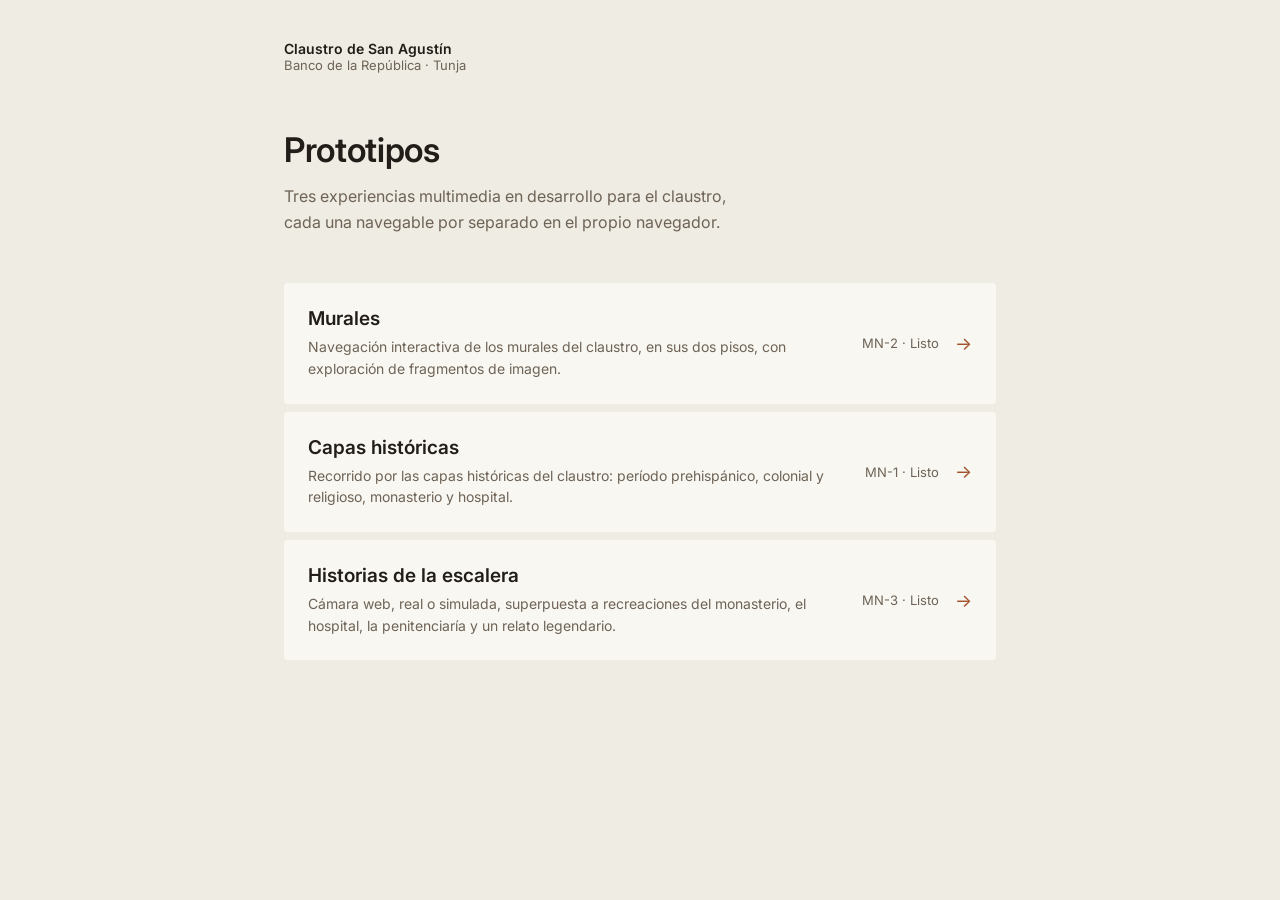
<file: index.html>
<!DOCTYPE html>
<html lang="es">
<head>
  <meta charset="UTF-8" />
  <meta name="viewport" content="width=device-width, initial-scale=1.0" />
  <link rel="preconnect" href="https://fonts.googleapis.com">
  <link href="https://fonts.googleapis.com/css2?family=Inter:wght@400;500;600&display=swap" rel="stylesheet">
  <title>Claustro de San Agustín — Prototipos</title>
  <link rel="stylesheet" href="./css/hub.css" />
</head>
<body>
  <div class="hub">
    <header class="hub__header">
      <span class="hub__org">Claustro de San Agustín</span>
      <span class="hub__org-sub">Banco de la República · Tunja</span>
    </header>

    <main class="hub__content">
      <h1 class="hub__title">Prototipos</h1>
      <p class="hub__subtitle">
        Tres experiencias multimedia en desarrollo para el claustro, cada una
        navegable por separado en el propio navegador.
      </p>

      <ul class="list">
        <li class="list__row">
          <a class="list__link" href="./murales/index.html">
            <span class="list__main">
              <span class="list__name">Murales</span>
              <span class="list__desc">Navegación interactiva de los murales del claustro, en sus dos pisos, con exploración de fragmentos de imagen.</span>
            </span>
            <span class="list__meta">
              <span class="list__tag">MN-2 · Listo</span>
              <span class="list__arrow" aria-hidden="true">→</span>
            </span>
          </a>
        </li>

        <li class="list__row">
          <a class="list__link" href="./capas-historicas/index.html">
            <span class="list__main">
              <span class="list__name">Capas históricas</span>
              <span class="list__desc">Recorrido por las capas históricas del claustro: período prehispánico, colonial y religioso, monasterio y hospital.</span>
            </span>
            <span class="list__meta">
              <span class="list__tag">MN-1 · Listo</span>
              <span class="list__arrow" aria-hidden="true">→</span>
            </span>
          </a>
        </li>

        <li class="list__row">
          <a class="list__link" href="./escalera/index.html">
            <span class="list__main">
              <span class="list__name">Historias de la escalera</span>
              <span class="list__desc">Cámara web, real o simulada, superpuesta a recreaciones del monasterio, el hospital, la penitenciaría y un relato legendario.</span>
            </span>
            <span class="list__meta">
              <span class="list__tag">MN-3 · Listo</span>
              <span class="list__arrow" aria-hidden="true">→</span>
            </span>
          </a>
        </li>
      </ul>
    </main>
  </div>
</body>
</html>
</file>
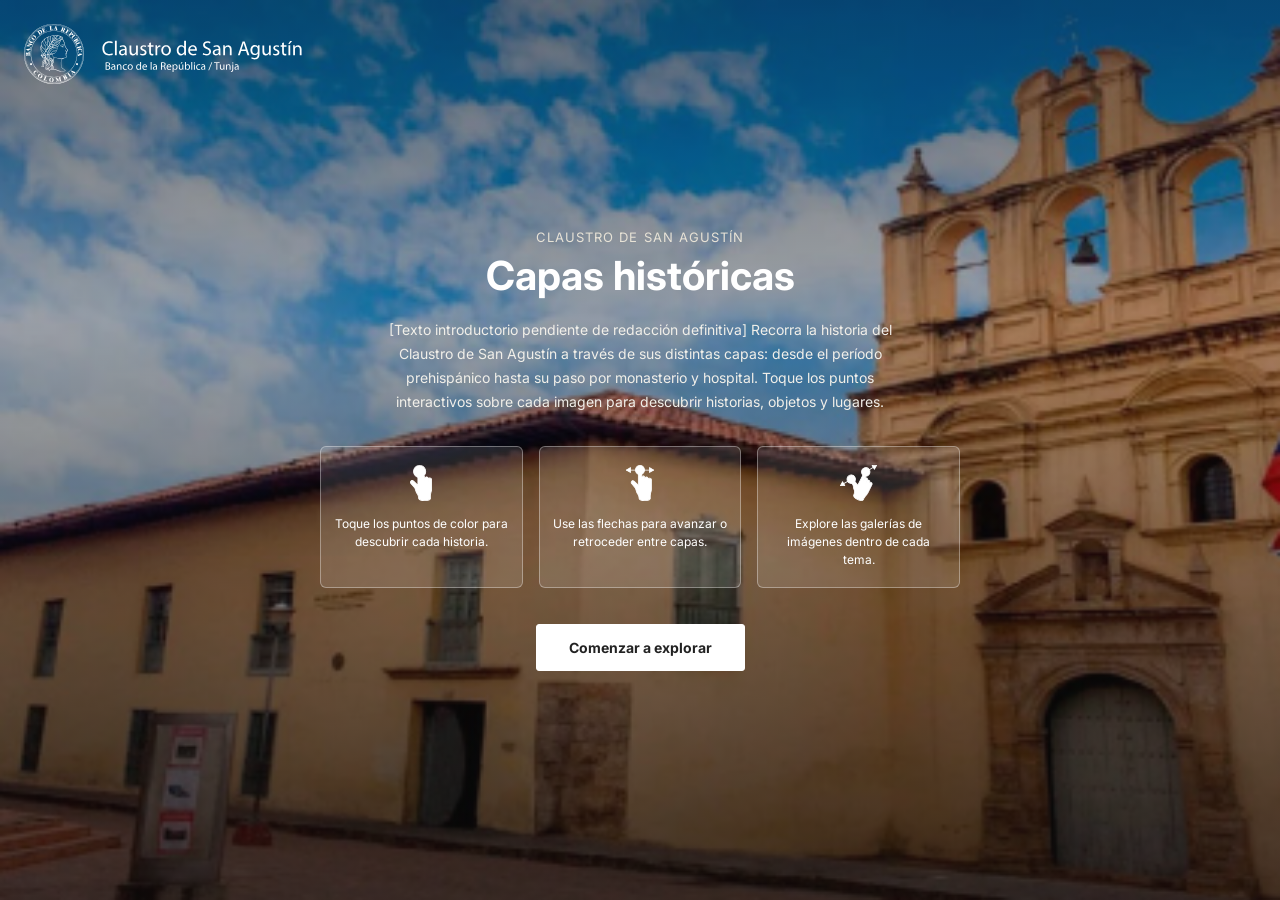
<file: capas-historicas/index.html>
<!DOCTYPE html>
<html lang="es">
<head>
  <meta charset="UTF-8" />
  <meta name="viewport" content="width=device-width, initial-scale=1.0" />
  <link rel="preconnect" href="https://fonts.googleapis.com"><link href="https://fonts.googleapis.com/css2?family=Fraunces:opsz,wght@9..144,500;9..144,600&family=Inter:wght@400;500;600&display=swap" rel="stylesheet">
  <title>Claustro de San Agustín — Capas Históricas (Prototipo)</title>
  <link rel="stylesheet" href="./css/styles.css" />
  <link rel="stylesheet" href="./css/landing.css" />
</head>
<body>
  <div class="landing">
    <!-- Fondo: fotografía real del Claustro -->
    <div class="landing__hero" aria-hidden="true"></div>
    <div class="landing__scrim" aria-hidden="true"></div>

    <!-- Identidad institucional -->
    <a class="landing__logo-link" href="../index.html" title="Volver al listado de prototipos">
      <img class="landing__logo" src="./assets/img/landing/logo.svg" alt="Banco de la República" />
    </a>

    <div class="landing__content">
      <p class="landing__eyebrow">Claustro de San Agustín</p>
      <h1 class="landing__title">Capas históricas</h1>
      <p class="landing__text">
        [Texto introductorio pendiente de redacción definitiva] Recorra la historia del
        Claustro de San Agustín a través de sus distintas capas: desde el período
        prehispánico hasta su paso por monasterio y hospital. Toque los puntos
        interactivos sobre cada imagen para descubrir historias, objetos y lugares.
      </p>

      <!-- Instrucciones de uso: basadas en los íconos de gesto de la referencia -->
      <ul class="landing__instructions">
        <li class="instruction">
          <img class="instruction__icon" src="./assets/img/landing/icon-tap.svg" alt="" />
          <p class="instruction__text">Toque los puntos de color para descubrir cada historia.</p>
        </li>
        <li class="instruction">
          <img class="instruction__icon" src="./assets/img/landing/icon-swipe.svg" alt="" />
          <p class="instruction__text">Use las flechas para avanzar o retroceder entre capas.</p>
        </li>
        <li class="instruction">
          <img class="instruction__icon" src="./assets/img/landing/icon-explore.svg" alt="" />
          <p class="instruction__text">Explore las galerías de imágenes dentro de cada tema.</p>
        </li>
      </ul>

      <a class="btn btn--cta" href="./capas.html">Comenzar a explorar</a>
    </div>
  </div>
</body>
</html>
</file>
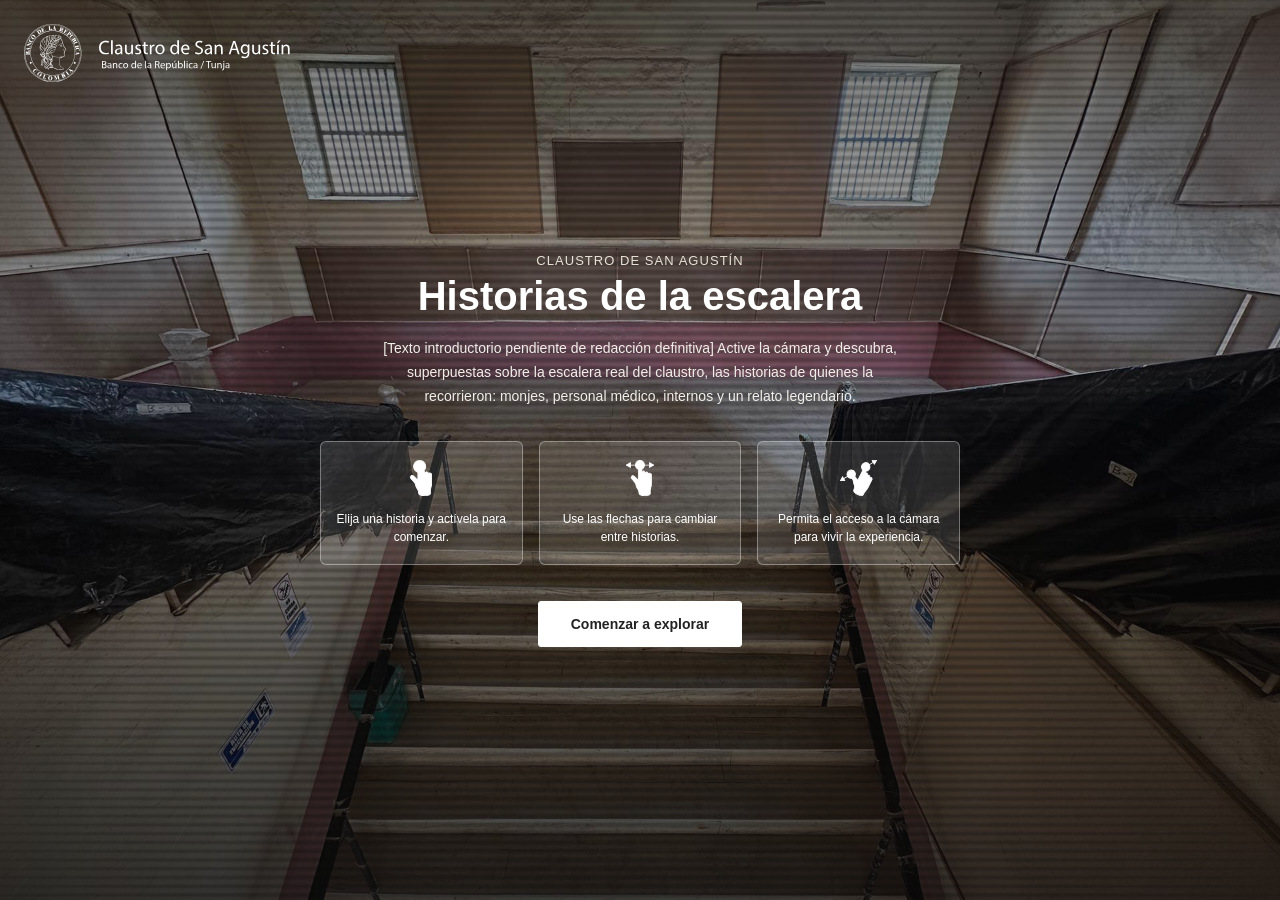
<file: escalera/index.html>
<!DOCTYPE html>
<html lang="es">
<head>
  <meta charset="UTF-8" />
  <meta name="viewport" content="width=device-width, initial-scale=1.0" />
  <link rel="preconnect" href="https://fonts.googleapis.com"><link href="https://fonts.googleapis.com/css2?family=Fraunces:opsz,wght@9..144,500;9..144,600&family=Inter:wght@400;500;600&display=swap" rel="stylesheet">
  <title>Claustro de San Agustín — Historias de la escalera (Prototipo)</title>
  <link rel="stylesheet" href="./css/landing.css" />
</head>
<body>
  <div class="landing">
    <!-- Fondo: fotografía real de la escalera del Claustro -->
    <div class="landing__hero" aria-hidden="true"></div>
    <div class="landing__scrim" aria-hidden="true"></div>

    <!-- Identidad institucional -->
    <a class="landing__logo-link" href="../index.html" title="Volver al listado de prototipos">
      <img class="landing__logo" src="./assets/img/logo.svg" alt="Banco de la República" />
    </a>

    <div class="landing__content">
      <p class="landing__eyebrow">Claustro de San Agustín</p>
      <h1 class="landing__title">Historias de la escalera</h1>
      <p class="landing__text">
        [Texto introductorio pendiente de redacción definitiva] Active la cámara y
        descubra, superpuestas sobre la escalera real del claustro, las historias de
        quienes la recorrieron: monjes, personal médico, internos y un relato legendario.
      </p>

      <!-- Instrucciones de uso -->
      <ul class="landing__instructions">
        <li class="instruction">
          <img class="instruction__icon" src="./assets/img/icon-tap.svg" alt="" />
          <p class="instruction__text">Elija una historia y actívela para comenzar.</p>
        </li>
        <li class="instruction">
          <img class="instruction__icon" src="./assets/img/icon-swipe.svg" alt="" />
          <p class="instruction__text">Use las flechas para cambiar entre historias.</p>
        </li>
        <li class="instruction">
          <img class="instruction__icon" src="./assets/img/icon-explore.svg" alt="" />
          <p class="instruction__text">Permita el acceso a la cámara para vivir la experiencia.</p>
        </li>
      </ul>

      <a class="btn btn--cta" href="./experiencia.html">Comenzar a explorar</a>
    </div>
  </div>
</body>
</html>
</file>
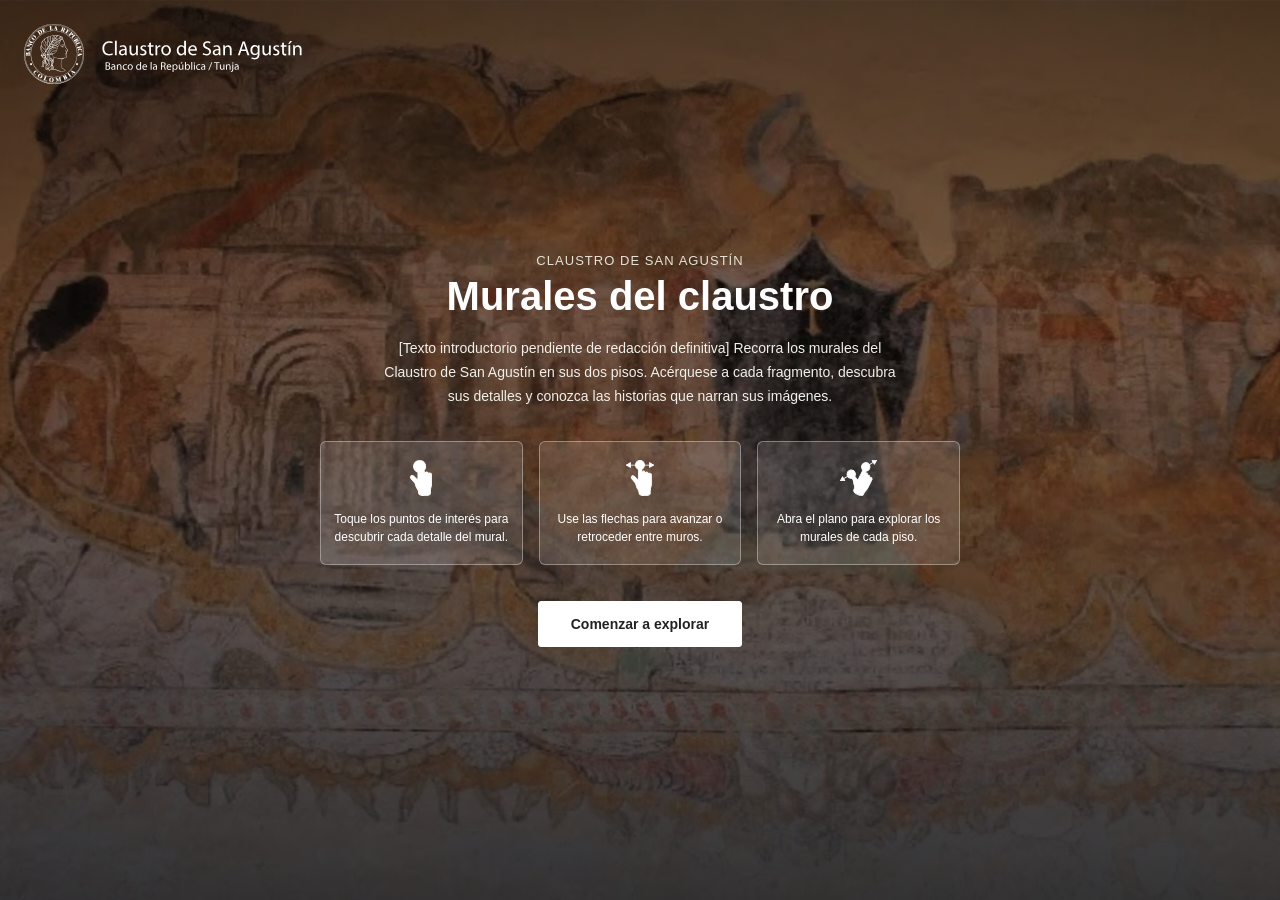
<file: murales/index.html>
<!DOCTYPE html>
<html lang="es">
<head>
  <meta charset="UTF-8" />
  <meta name="viewport" content="width=device-width, initial-scale=1.0" />
  <link rel="preconnect" href="https://fonts.googleapis.com"><link href="https://fonts.googleapis.com/css2?family=Fraunces:opsz,wght@9..144,500;9..144,600&family=Inter:wght@400;500;600&display=swap" rel="stylesheet">
  <title>Claustro de San Agustín — Murales del claustro (Prototipo)</title>
  <link rel="stylesheet" href="./css/landing.css" />
</head>
<body>
  <div class="landing">
    <!-- Fondo: mural completo del Claustro -->
    <div class="landing__hero" aria-hidden="true"></div>
    <div class="landing__scrim" aria-hidden="true"></div>

    <!-- Identidad institucional -->
    <a class="landing__logo-link" href="../index.html" title="Volver al listado de prototipos">
      <img class="landing__logo" src="./assets/img/landing/logo.svg" alt="Banco de la República" />
    </a>

    <div class="landing__content">
      <p class="landing__eyebrow">Claustro de San Agustín</p>
      <h1 class="landing__title">Murales del claustro</h1>
      <p class="landing__text">
        [Texto introductorio pendiente de redacción definitiva] Recorra los murales
        del Claustro de San Agustín en sus dos pisos. Acérquese a cada fragmento,
        descubra sus detalles y conozca las historias que narran sus imágenes.
      </p>

      <!-- Instrucciones de uso -->
      <ul class="landing__instructions">
        <li class="instruction">
          <img class="instruction__icon" src="./assets/img/landing/icon-tap.svg" alt="" />
          <p class="instruction__text">Toque los puntos de interés para descubrir cada detalle del mural.</p>
        </li>
        <li class="instruction">
          <img class="instruction__icon" src="./assets/img/landing/icon-swipe.svg" alt="" />
          <p class="instruction__text">Use las flechas para avanzar o retroceder entre muros.</p>
        </li>
        <li class="instruction">
          <img class="instruction__icon" src="./assets/img/landing/icon-explore.svg" alt="" />
          <p class="instruction__text">Abra el plano para explorar los murales de cada piso.</p>
        </li>
      </ul>

      <a class="btn btn--cta" href="./murales.html">Comenzar a explorar</a>
    </div>
  </div>
</body>
</html>
</file>
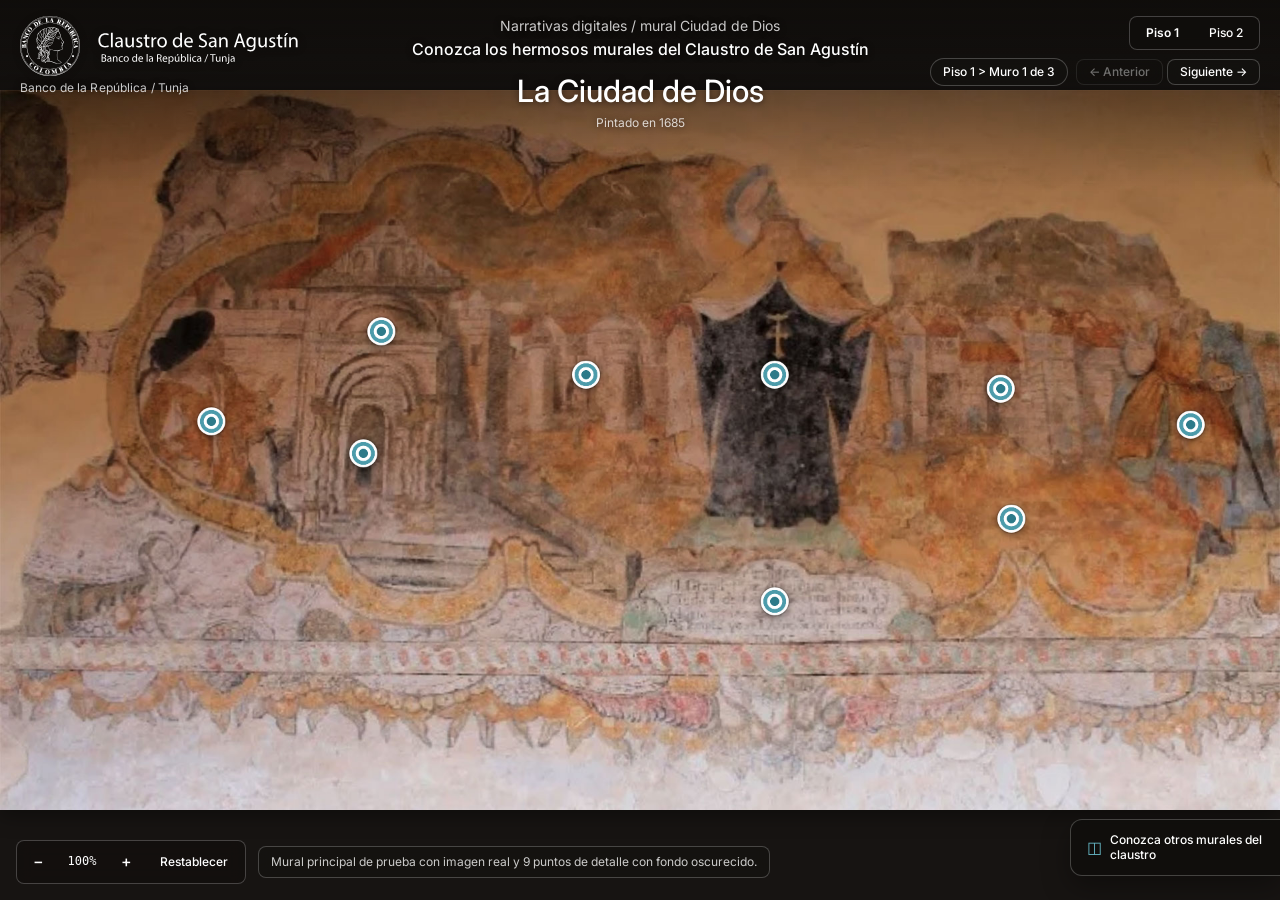
<file: murales/murales.html>
<!DOCTYPE html>
<html lang="es">
<head>
  <meta charset="UTF-8" />
  <meta name="viewport" content="width=device-width, initial-scale=1.0" />
  <link rel="preconnect" href="https://fonts.googleapis.com"><link href="https://fonts.googleapis.com/css2?family=Fraunces:opsz,wght@9..144,500;9..144,600&family=Inter:wght@400;500;600&display=swap" rel="stylesheet">
  <title>Claustro de San Agustín — Visor Interactivo de Murales</title>
  <link rel="stylesheet" href="./css/variables.css" />
  <link rel="stylesheet" href="./css/base.css" />
  <link rel="stylesheet" href="./css/navigation.css" />
  <link rel="stylesheet" href="./css/viewer.css" />
</head>
<body>
  <div class="app-shell" id="app-shell">
    <!-- Lienzo principal a pantalla completa -->
    <main class="viewer-shell" id="viewer-shell">
      <section
        class="viewer-viewport"
        id="viewer-viewport"
        tabindex="0"
        aria-label="Visor interactivo del mural"
      >
        <!-- Escenario transformable (pan + zoom) -->
        <div class="viewer-stage" id="viewer-stage">
          <div class="mural-canvas" id="mural-canvas">
            <div class="mural-fragments" id="mural-fragments">
              <!-- Fragmentos unidos sin espacios -->
            </div>

            <!-- Capa de oscurecimiento / detalle spotlight (Fase 3) -->
            <div class="mural-spotlight" id="mural-spotlight" aria-hidden="true"></div>

            <!-- Capa de puntos interactivos en porcentajes (Fase 3) -->
            <div
              class="mural-hotspots"
              id="mural-hotspots"
              aria-label="Puntos de interés del mural"
            ></div>
          </div>
        </div>
      </section>

      <!-- Gradiente superior sutil para legibilidad de la cabecera sobre el mural -->
      <div class="viewer-top-scrim" aria-hidden="true"></div>

      <!-- Cabecera flotante inspirada en la captura de referencia -->
      <header class="app-header" aria-label="Información y navegación del claustro">
        <!-- Identidad institucional (arriba izquierda) -->
        <div class="brand">
          <a href="./index.html" title="Volver al inicio de Murales">
            <img
              src="./assets/img/logo-claustro.svg"
              alt="Claustro de San Agustín"
              class="brand__logo"
              width="156"
              height="34"
            />
          </a>
          <span class="brand__institution">Banco de la República / Tunja</span>
        </div>

        <!-- Títulos editoriales centrados (arriba centro) -->
        <div class="mural-heading">
          <p class="mural-heading__eyebrow" id="mural-eyebrow">
            Narrativas digitales / mural
          </p>
          <p class="mural-heading__subtitle">
            Conozca los hermosos murales del Claustro de San Agustín
          </p>
          <h1 class="mural-heading__title" id="mural-title">Cargando mural…</h1>
          <p class="mural-heading__date" id="mural-date" hidden></p>
        </div>

        <!-- Controles compactos de piso y recorrido (arriba derecha) -->
        <div class="header-controls">
          <div
            class="floor-switcher"
            id="floor-switcher"
            role="group"
            aria-label="Seleccionar piso"
          >
            <!-- Botones Piso 1 / Piso 2 -->
          </div>

          <div class="quick-nav-bar">
            <span class="location-indicator" id="location-indicator" aria-live="polite">
              Piso 1 &gt; Muro 1 de 3
            </span>
            <nav class="quick-nav" aria-label="Navegación secuencial de muros">
              <button
                type="button"
                class="btn btn--glass btn--sm"
                id="btn-prev-mural"
                aria-label="Muro anterior"
                title="Muro anterior"
              >
                ← Anterior
              </button>
              <button
                type="button"
                class="btn btn--glass btn--sm"
                id="btn-next-mural"
                aria-label="Muro siguiente"
                title="Muro siguiente"
              >
                Siguiente →
              </button>
            </nav>
          </div>
        </div>
      </header>

      <!-- Insignia de modo desarrollo (tecla D o ?dev=1) -->
      <div class="dev-badge" id="dev-badge" hidden role="status" aria-live="polite">
        Modo Dev · Haz clic en el mural para registrar coordenadas (x%, y%) en consola
      </div>

      <!-- Controles de zoom y ayuda de teclado (abajo izquierda) -->
      <div class="viewer-hud-bottom">
        <div
          class="viewer-controls"
          id="viewer-controls"
          role="toolbar"
          aria-label="Controles de visualización"
        >
          <button
            type="button"
            class="btn btn--glass btn--icon"
            id="btn-zoom-out"
            aria-label="Alejar"
            title="Alejar (−)"
          >
            −
          </button>
          <span class="viewer-controls__zoom-readout" id="zoom-readout" aria-live="polite">
            100%
          </span>
          <button
            type="button"
            class="btn btn--glass btn--icon"
            id="btn-zoom-in"
            aria-label="Acercar"
            title="Acercar (+)"
          >
            +
          </button>
          <button
            type="button"
            class="btn btn--glass btn--sm"
            id="btn-zoom-reset"
            title="Restablecer vista (0)"
          >
            Restablecer
          </button>
        </div>

        <p class="viewer-hint" id="mural-summary"></p>
      </div>

      <!-- Pestaña lateral derecha para abrir el plano interactivo -->
      <button
        type="button"
        class="plan-edge-trigger"
        id="btn-toggle-plan"
        aria-expanded="false"
        aria-controls="plan-drawer"
      >
        <span class="plan-edge-trigger__icon" aria-hidden="true">◫</span>
        <span class="plan-edge-trigger__label">Conozca otros murales del claustro</span>
      </button>

      <!-- Fondo semitransparente al abrir el panel del plano -->
      <div class="plan-backdrop" id="plan-backdrop" hidden aria-hidden="true"></div>

      <!-- Panel desplegable lateral del plano esquemático interactivo -->
      <section
        class="plan-drawer"
        id="plan-drawer"
        aria-label="Conozca otros murales del claustro"
        hidden
      >
        <div class="plan-drawer__header">
          <div class="plan-drawer__titles">
            <h2 class="plan-drawer__title">Conozca otros murales del claustro</h2>
            <p class="plan-drawer__subtitle" id="plan-drawer-subtitle">
              Seleccione un punto sobre el plano para explorar cada muro.
            </p>
          </div>
          <button
            type="button"
            class="btn btn--surface btn--icon"
            id="btn-close-plan"
            aria-label="Cerrar panel de planos"
            title="Cerrar (Escape)"
          >
            ✕
          </button>
        </div>

        <!-- Alternador interno entre Piso 1 y Piso 2 sin cerrar el panel -->
        <div class="plan-drawer__floor-bar">
          <div
            class="plan-floor-toggle"
            id="plan-floor-toggle"
            role="group"
            aria-label="Alternar plano entre Piso 1 y Piso 2"
          >
            <button
              type="button"
              class="btn btn--surface btn--sm"
              id="btn-plan-prev-floor"
              aria-label="Ver plano del piso anterior"
              title="Piso anterior"
            >
              ←
            </button>
            <div class="plan-floor-toggle__pills" id="plan-floor-pills">
              <!-- Botones Piso 1 / Piso 2 -->
            </div>
            <button
              type="button"
              class="btn btn--surface btn--sm"
              id="btn-plan-next-floor"
              aria-label="Ver plano del piso siguiente"
              title="Piso siguiente"
            >
              →
            </button>
          </div>
          <span class="plan-drawer__floor-desc" id="plan-floor-desc"></span>
        </div>

        <div class="plan-drawer__body">
          <div class="plan-stage" id="plan-stage">
            <!-- Plano real o SVG fallback + pines interactivos en (x%, y%) -->
          </div>

          <div class="plan-legend-wrap">
            <h3 class="plan-legend__heading" id="plan-legend-heading">Murales en este piso</h3>
            <ul class="plan-legend" id="plan-legend" aria-label="Lista de murales del piso">
              <!-- Lista sincronizada con los pines del plano -->
            </ul>
          </div>
        </div>
      </section>

      <!-- Panel informativo de hotspot / narrativa (Fase 3) -->
      <aside
        class="narrative-panel"
        id="narrative-panel"
        aria-label="Detalle del punto de interés"
        hidden
      >
        <div class="narrative-panel__header">
          <div>
            <p class="narrative-panel__eyebrow" id="narrative-subtitle"></p>
            <h2 class="narrative-panel__title" id="narrative-title"></h2>
          </div>
          <button
            type="button"
            class="btn btn--glass btn--icon"
            id="btn-close-narrative"
            aria-label="Cerrar detalle y volver a la vista general"
            title="Cerrar y volver a vista general (Escape)"
          >
            ✕
          </button>
        </div>
        <div class="narrative-panel__body" id="narrative-body"></div>
        <div class="narrative-panel__footer" id="narrative-footer">
          <span class="narrative-panel__counter" id="narrative-counter"></span>
          <div class="narrative-panel__nav">
            <button
              type="button"
              class="btn btn--glass btn--sm"
              id="btn-prev-hotspot"
              aria-label="Punto anterior"
            >
              ← Anterior
            </button>
            <button
              type="button"
              class="btn btn--glass btn--sm"
              id="btn-next-hotspot"
              aria-label="Siguiente punto"
            >
              Siguiente →
            </button>
          </div>
        </div>
      </aside>
    </main>
  </div>

  <script type="module" src="./js/app.js"></script>
</body>
</html>
</file>
<file: css/hub.css>
/* Hub — punto de acceso a los prototipos del Claustro San Agustín.
   Paleta tomada del propio claustro: piedra clara, tinta cálida, teja de barro. */

:root {
  --paper: #eeece3;
  --surface: #f8f7f2;
  --ink: #221d18;
  --muted: #6e6356;
  --line: #e1d9c8;
  --accent: #a3512b;
}

* {
  box-sizing: border-box;
}

html,
body {
  margin: 0;
  padding: 0;
  min-height: 100%;
}

body {
  font-family: Inter, Arial, sans-serif;
  color: var(--ink);
  background: var(--paper);
}

a {
  color: inherit;
}

.hub {
  max-width: 760px;
  margin: 0 auto;
  padding: 0 24px;
}

.hub__header {
  display: flex;
  flex-direction: column;
  padding: 40px 0 0;
}

.hub__org {
  font-size: 14px;
  font-weight: 600;
}

.hub__org-sub {
  font-size: 13px;
  color: var(--muted);
}

.hub__content {
  padding: 56px 0 96px;
}

.hub__title {
  margin: 0 0 14px;
  font-size: 34px;
  font-weight: 600;
  letter-spacing: -0.01em;
}

.hub__subtitle {
  margin: 0 0 48px;
  max-width: 48ch;
  font-size: 16px;
  line-height: 1.6;
  color: var(--muted);
}

.list {
  list-style: none;
  margin: 0;
  padding: 0;
  display: flex;
  flex-direction: column;
  gap: 8px;
}

.list__link {
  display: flex;
  align-items: center;
  justify-content: space-between;
  gap: 24px;
  padding: 24px;
  text-decoration: none;
  color: inherit;
  background: var(--surface);
  border-radius: 4px;
}

.list__link:hover,
.list__link:focus-visible {
  background: #fff;
}

.list__link:focus-visible {
  outline: 2px solid var(--accent);
  outline-offset: -2px;
}

.list__main {
  display: flex;
  flex-direction: column;
  gap: 6px;
  min-width: 0;
}

.list__name {
  font-size: 19px;
  font-weight: 600;
}

.list__desc {
  font-size: 14px;
  line-height: 1.55;
  color: var(--muted);
}

.list__meta {
  display: flex;
  align-items: center;
  gap: 16px;
  flex: 0 0 auto;
}

.list__tag {
  font-size: 13px;
  color: var(--muted);
  white-space: nowrap;
}

.list__arrow {
  font-size: 18px;
  color: var(--accent);
  transition: transform 150ms ease;
}

.list__link:hover .list__arrow,
.list__link:focus-visible .list__arrow {
  transform: translateX(3px);
}

@media (max-width: 640px) {
  .hub__title {
    font-size: 28px;
  }

  .list__link {
    flex-direction: column;
    align-items: flex-start;
    gap: 14px;
  }

  .list__meta {
    width: 100%;
    justify-content: space-between;
  }
}
</file>
<file: capas-historicas/css/styles.css>
/* Prototipo funcional — Capas históricas del Claustro San Agustín.
   Estilo deliberadamente simple (wireframe): sin diseño visual definitivo.
   Preparado para que el diseño final reemplace colores, tipografía y componentes. */

:root {
  --color-bg: #f4f3ef;
  --color-surface: #ffffff;
  --color-border: #c9c5bd;
  --color-text: #222222;
  --color-text-muted: #666666;
  --color-accent: #8a6d3b;
  --color-placeholder: #e4e1da;

  --dot-red: #d64545;
  --dot-aqua: #3bb6b0;
  --dot-orange: #e08a2b;
  --dot-yellow: #e0c92b;
  --dot-magenta: #c2459b;
  --dot-violet: #8a4fd6;
  --dot-green: #4fae5a;
  --dot-teal: #2b8e9e;

  --panel-width: 420px;
  --header-height: 72px;
  --footer-height: 56px;
}

* {
  box-sizing: border-box;
}

/* Garantiza que [hidden] siempre oculte, incluso sobre reglas con display
   explícito que de otro modo empatarían en especificidad. */
[hidden] {
  display: none !important;
}

html,
body {
  margin: 0;
  padding: 0;
  height: 100%;
  background: var(--color-bg);
  color: var(--color-text);
  font-family: Arial, Helvetica, sans-serif;
}

#app {
  position: relative;
  width: 100%;
  height: 100vh;
  min-height: 560px;
  overflow: hidden;
  display: flex;
  flex-direction: column;
}

/* ---------- Header ---------- */

.app-header {
  height: var(--header-height);
  flex: 0 0 auto;
  display: flex;
  align-items: center;
  justify-content: space-between;
  padding: 0 20px;
  background: var(--color-surface);
  border-bottom: 1px solid var(--color-border);
  z-index: 20;
}

.app-header__title {
  font-size: 16px;
  font-weight: bold;
  letter-spacing: 0.02em;
}

.app-header__home {
  color: inherit;
  text-decoration: none;
}

.app-header__home:hover {
  text-decoration: underline;
}

.app-header__subtitle {
  display: block;
  font-size: 11px;
  font-weight: normal;
  color: var(--color-text-muted);
}

.layer-indicator {
  display: flex;
  align-items: center;
  gap: 14px;
}

.layer-indicator__label {
  min-width: 190px;
  text-align: center;
  font-size: 13px;
  line-height: 1.3;
}

.layer-indicator__name {
  display: block;
  font-weight: bold;
}

.layer-indicator__period {
  display: block;
  color: var(--color-text-muted);
  font-size: 11px;
}

/* ---------- Botones genéricos (estilo wireframe) ---------- */

.btn {
  font-family: inherit;
  font-size: 13px;
  padding: 8px 14px;
  background: var(--color-surface);
  border: 1px solid var(--color-border);
  border-radius: 3px;
  cursor: pointer;
  color: var(--color-text);
}

.btn:hover {
  background: #eeece6;
}

.btn:disabled {
  opacity: 0.35;
  cursor: default;
}

.btn--icon {
  width: 36px;
  height: 36px;
  padding: 0;
  display: inline-flex;
  align-items: center;
  justify-content: center;
  font-size: 16px;
  border-radius: 50%;
}

/* ---------- Visor principal ---------- */

.viewer {
  position: relative;
  flex: 1 1 auto;
  overflow: hidden;
  background: #111;
}

.viewer__stage {
  position: absolute;
  inset: 0;
  display: flex;
  align-items: center;
  justify-content: center;
}

.viewer__bg {
  position: absolute;
  inset: 0;
  background-size: cover;
  background-position: center;
  transition: opacity 400ms ease;
}

.viewer__scrim {
  position: absolute;
  inset: 0;
  background: linear-gradient(to bottom, rgba(0, 0, 0, 0.35) 0%, rgba(0, 0, 0, 0) 20%, rgba(0, 0, 0, 0) 70%, rgba(0, 0, 0, 0.45) 100%);
  pointer-events: none;
}

.viewer__intro {
  position: absolute;
  left: 24px;
  bottom: 24px;
  max-width: 440px;
  background: rgba(255, 255, 255, 0.92);
  border: 1px solid var(--color-border);
  border-radius: 4px;
  padding: 14px 16px;
  font-size: 13px;
  line-height: 1.5;
}

.viewer__placeholder {
  position: absolute;
  inset: 0;
  display: flex;
  align-items: center;
  justify-content: center;
  background: repeating-linear-gradient(
    45deg,
    var(--color-placeholder),
    var(--color-placeholder) 12px,
    #d8d4ca 12px,
    #d8d4ca 24px
  );
}

.viewer__placeholder[hidden] {
  display: none;
}

.viewer__placeholder-box {
  background: var(--color-surface);
  border: 1px dashed var(--color-border);
  border-radius: 4px;
  padding: 24px 32px;
  text-align: center;
  font-size: 13px;
  color: var(--color-text-muted);
}

/* ---------- Hotspots ---------- */

.hotspot {
  position: absolute;
  width: 26px;
  height: 26px;
  margin-left: -13px;
  margin-top: -13px;
  border-radius: 50%;
  border: 2px solid rgba(255, 255, 255, 0.9);
  cursor: pointer;
  box-shadow: 0 0 0 2px rgba(0, 0, 0, 0.25);
  animation: hotspot-pulse 2.4s ease-in-out infinite;
}

.hotspot:hover,
.hotspot:focus-visible {
  transform: scale(1.2);
  outline: none;
}

.hotspot[data-color="red"] {
  background: var(--dot-red);
}
.hotspot[data-color="aqua"] {
  background: var(--dot-aqua);
}
.hotspot[data-color="orange"] {
  background: var(--dot-orange);
}
.hotspot[data-color="yellow"] {
  background: var(--dot-yellow);
}
.hotspot[data-color="magenta"] {
  background: var(--dot-magenta);
}
.hotspot[data-color="violet"] {
  background: var(--dot-violet);
}
.hotspot[data-color="green"] {
  background: var(--dot-green);
}
.hotspot[data-color="teal"] {
  background: var(--dot-teal);
}

.hotspot.is-active {
  outline: 3px solid #fff;
  outline-offset: 2px;
}

@keyframes hotspot-pulse {
  0%,
  100% {
    box-shadow: 0 0 0 2px rgba(0, 0, 0, 0.25);
  }
  50% {
    box-shadow: 0 0 0 7px rgba(255, 255, 255, 0.25);
  }
}

/* ---------- Navegación de capas (triángulos) ---------- */

.layer-nav {
  position: absolute;
  top: 50%;
  transform: translateY(-50%);
  width: 48px;
  height: 48px;
  border: none;
  background: rgba(255, 255, 255, 0.85);
  border: 1px solid var(--color-border);
  border-radius: 50%;
  font-size: 18px;
  cursor: pointer;
  z-index: 15;
}

.layer-nav:hover {
  background: #fff;
}

.layer-nav:disabled {
  opacity: 0.3;
  cursor: default;
}

.layer-nav--prev {
  left: 18px;
}

.layer-nav--next {
  right: 18px;
}

/* ---------- Footer: indicador de capas (pips) ---------- */

.app-footer {
  height: var(--footer-height);
  flex: 0 0 auto;
  display: flex;
  align-items: center;
  justify-content: center;
  gap: 10px;
  background: var(--color-surface);
  border-top: 1px solid var(--color-border);
  z-index: 20;
}

/* ---------- Panel de detalle (hotspot) ---------- */

.detail-panel {
  position: absolute;
  top: 0;
  right: 0;
  bottom: 0;
  width: var(--panel-width);
  max-width: 92vw;
  background: var(--color-surface);
  border-left: 1px solid var(--color-border);
  box-shadow: -4px 0 16px rgba(0, 0, 0, 0.15);
  transform: translateX(100%);
  transition: transform 300ms ease;
  z-index: 30;
  display: flex;
  flex-direction: column;
}

.detail-panel.is-open {
  transform: translateX(0);
}

.detail-panel__header {
  display: flex;
  align-items: flex-start;
  justify-content: space-between;
  padding: 16px 16px 12px;
  border-bottom: 1px solid var(--color-border);
}

.detail-panel__eyebrow {
  margin: 0 0 4px;
  font-size: 11px;
  text-transform: uppercase;
  letter-spacing: 0.06em;
  color: var(--color-text-muted);
}

.detail-panel__title {
  margin: 0;
  font-size: 18px;
}

.detail-panel__body {
  flex: 1 1 auto;
  overflow-y: auto;
  padding: 16px;
}

.detail-panel__text {
  font-size: 13px;
  line-height: 1.6;
  color: var(--color-text);
}

.gallery {
  position: relative;
  margin-bottom: 16px;
}

.gallery__frame {
  position: relative;
  width: 100%;
  aspect-ratio: 4 / 3;
  background: #eee;
  border: 1px solid var(--color-border);
  border-radius: 4px;
  overflow: hidden;
}

.gallery__img {
  position: absolute;
  inset: 0;
  width: 100%;
  height: 100%;
  object-fit: cover;
}

.gallery__caption {
  margin: 8px 0 0;
  font-size: 11px;
  color: var(--color-text-muted);
  text-align: center;
}

.gallery__nav {
  position: absolute;
  top: 50%;
  transform: translateY(-50%);
  width: 30px;
  height: 30px;
  border-radius: 50%;
  border: 1px solid var(--color-border);
  background: rgba(255, 255, 255, 0.9);
  cursor: pointer;
}

.gallery__nav--prev {
  left: 8px;
}

.gallery__nav--next {
  right: 8px;
}

.gallery__dots {
  display: flex;
  justify-content: center;
  gap: 6px;
  margin-top: 8px;
}

.gallery__dot {
  width: 8px;
  height: 8px;
  border-radius: 50%;
  border: 1px solid var(--color-border);
  background: #fff;
  padding: 0;
  cursor: pointer;
}

.gallery__dot.is-current {
  background: var(--color-accent);
  border-color: var(--color-accent);
}

.detail-panel__backdrop {
  position: absolute;
  inset: 0;
  background: rgba(0, 0, 0, 0.25);
  z-index: 25;
  opacity: 0;
  pointer-events: none;
  transition: opacity 300ms ease;
}

.detail-panel__backdrop.is-open {
  opacity: 1;
  pointer-events: auto;
}

/* ---------- Responsive ---------- */

@media (max-width: 720px) {
  .app-header {
    flex-wrap: wrap;
    height: auto;
    padding: 10px 12px;
    gap: 8px;
  }

  .layer-indicator__label {
    min-width: 0;
  }

  .viewer__intro {
    left: 12px;
    right: 12px;
    bottom: 12px;
    max-width: none;
  }

  :root {
    --panel-width: 100%;
  }
}

/* ---------- Unificación visual (sistema Claustro San Agustín) ---------- */
body, button, input { font-family: Inter, Arial, sans-serif; }
.app-header__title, .app-header__home, .layer-indicator__name, .detail-panel__title, .screen h1, .screen h2 { font-family: Fraunces, Georgia, serif; }
.app-header { background: #fff; border-bottom: 1px solid #e3dfd6; }
.app-header__title { font-size: 18px; font-weight: 600; }
.app-header__subtitle { color: #52606d; font-size: 12px; }
.btn { font-size: 14px; font-weight: 600; min-height: 44px; padding: 10px 18px; border-radius: 12px; border-color: #c9c5bd; background: #fff; color: #171412; }
.btn:hover { background: #f4f3ef; }
.btn:focus-visible { outline: 3px solid #2d7a89; outline-offset: 2px; }
.btn--icon { width: 44px; height: 44px; border-radius: 12px; }
.layer-nav { width: 52px; height: 52px; border-color: transparent; background: rgba(255,255,255,.94); box-shadow: 0 6px 18px rgba(0,0,0,.18); }
.layer-nav:hover { background: #fff; }
.viewer__intro { border-radius: 16px; border-color: transparent; box-shadow: 0 10px 30px rgba(0,0,0,.18); }
.detail-panel { box-shadow: -12px 0 40px rgba(0,0,0,.18); }
.detail-panel__eyebrow { color: #8a6d3b; font-weight: 600; letter-spacing: .1em; }
.app-footer { background: #fff; border-top: 1px solid #e3dfd6; }

/* Logo oficial (SVG blanco) invertido a oscuro sobre la barra clara */
.app-header__title { display: flex; align-items: center; gap: 16px; }
.app-header__home { display: block; }
.app-header__logo { display: block; height: 40px; width: auto; filter: invert(1) brightness(0.15); }

/* ---------- Menú de épocas (pie) ---------- */
.era-menu { height: auto; min-height: var(--footer-height); padding: 8px 16px; justify-content: center; }
.era-menu__list { list-style: none; margin: 0; padding: 0; display: flex; gap: 8px; max-width: 100%; overflow-x: auto; scrollbar-width: thin; }
.era-tab { display: flex; align-items: center; gap: 10px; min-height: 48px; padding: 6px 16px 6px 8px; border: 1px solid #e3dfd6; border-radius: 999px; background: #fff; color: #171412; font-family: inherit; text-align: left; cursor: pointer; white-space: nowrap; transition: background 150ms ease, border-color 150ms ease; }
.era-tab:hover { background: #f4f3ef; }
.era-tab:focus-visible { outline: 3px solid #2d7a89; outline-offset: 2px; }
.era-tab__num { display: grid; place-items: center; width: 32px; height: 32px; border-radius: 50%; background: #f4f3ef; font-family: Fraunces, Georgia, serif; font-weight: 600; font-size: 15px; }
.era-tab__text { display: flex; flex-direction: column; line-height: 1.25; }
.era-tab__name { font-size: 13px; font-weight: 600; }
.era-tab__years { font-size: 11px; color: #52606d; }
.era-tab.is-current { background: #171412; border-color: #171412; color: #fff; }
.era-tab.is-current .era-tab__num { background: #8a6d3b; color: #fff; }
.era-tab.is-current .era-tab__years { color: rgba(255,255,255,.7); }
@media (max-width: 860px) { .era-menu { justify-content: flex-start; } .era-tab__years { display: none; } }
.hotspot { width: 30px; height: 30px; margin-left: -15px; margin-top: -15px; border: 3px solid #fff; box-shadow: 0 4px 14px rgba(0,0,0,.35); }
.hotspot:focus-visible { outline: 3px solid #2d7a89; outline-offset: 3px; }
@media (prefers-reduced-motion: reduce) { .hotspot, .detail-panel, .viewer__bg { animation: none !important; transition: none !important; } }
</file>
<file: capas-historicas/css/landing.css>
/* Página de inicio (Landing) — intro y explicación para el usuario.
   Reutiliza los tokens y el estilo de botón definidos en styles.css. */

html,
body {
  height: 100%;
}

.landing {
  position: relative;
  min-height: 100vh;
  display: flex;
  flex-direction: column;
  align-items: center;
  justify-content: center;
  overflow: hidden;
  padding: 32px 20px;
}

.landing__hero {
  position: absolute;
  inset: 0;
  background-image: url("../assets/img/landing/hero.png");
  background-size: cover;
  background-position: center;
}

.landing__scrim {
  position: absolute;
  inset: 0;
  background: linear-gradient(
    to bottom,
    rgba(10, 10, 10, 0.55) 0%,
    rgba(10, 10, 10, 0.35) 35%,
    rgba(10, 10, 10, 0.75) 100%
  );
}

.landing__logo-link {
  position: absolute;
  top: 24px;
  left: 24px;
  z-index: 2;
  display: inline-block;
}

.landing__logo {
  display: block;
  height: 60px;
}

.landing__content {
  position: relative;
  z-index: 2;
  max-width: 640px;
  width: 100%;
  text-align: center;
  color: #fff;
}

.landing__eyebrow {
  margin: 0 0 6px;
  font-size: 13px;
  text-transform: uppercase;
  letter-spacing: 0.08em;
  color: #e7e2d6;
}

.landing__title {
  margin: 0 0 18px;
  font-size: 40px;
  font-weight: bold;
}

.landing__text {
  margin: 0 auto 32px;
  max-width: 520px;
  font-size: 14px;
  line-height: 1.7;
  color: #f1efe9;
}

.landing__instructions {
  list-style: none;
  margin: 0 0 36px;
  padding: 0;
  display: grid;
  grid-template-columns: repeat(3, 1fr);
  gap: 16px;
}

.instruction {
  background: rgba(255, 255, 255, 0.12);
  border: 1px solid rgba(255, 255, 255, 0.35);
  border-radius: 6px;
  padding: 18px 12px;
}

.instruction__icon {
  height: 36px;
  margin-bottom: 10px;
  filter: brightness(0) invert(1);
}

.instruction__text {
  margin: 0;
  font-size: 12px;
  line-height: 1.5;
  color: #fff;
}

.btn--cta {
  display: inline-block;
  padding: 14px 32px;
  font-size: 14px;
  font-weight: bold;
  text-decoration: none;
  background: #fff;
  color: #222;
  border-radius: 3px;
  border: 1px solid #fff;
}

.btn--cta:hover {
  background: transparent;
  color: #fff;
}

@media (max-width: 640px) {
  .landing__title {
    font-size: 28px;
  }

  .landing__instructions {
    grid-template-columns: 1fr;
  }
}
</file>
<file: escalera/css/landing.css>
/* Página de inicio (Landing) — intro y explicación para el usuario.
   Mismo patrón usado en capas-historicas/css/landing.css. */

:root {
  --color-accent: #8a6d3b;
}

* {
  box-sizing: border-box;
}

html,
body {
  margin: 0;
  padding: 0;
  height: 100%;
  font-family: Arial, Helvetica, sans-serif;
  color: #222;
}

.landing {
  position: relative;
  min-height: 100vh;
  display: flex;
  flex-direction: column;
  align-items: center;
  justify-content: center;
  overflow: hidden;
  padding: 32px 20px;
}

.landing__hero {
  position: absolute;
  inset: 0;
  background-image: url("../assets/img/hero.jpg");
  background-size: cover;
  background-position: center;
}

.landing__scrim {
  position: absolute;
  inset: 0;
  background: linear-gradient(
    to bottom,
    rgba(10, 10, 10, 0.55) 0%,
    rgba(10, 10, 10, 0.35) 35%,
    rgba(10, 10, 10, 0.8) 100%
  );
}

.landing__logo-link {
  position: absolute;
  top: 24px;
  left: 24px;
  z-index: 2;
  display: inline-block;
}

.landing__logo {
  display: block;
  height: clamp(40px, 4.5vw, 60px);
  width: auto;
}

.landing__content {
  position: relative;
  z-index: 2;
  max-width: 640px;
  width: 100%;
  text-align: center;
  color: #fff;
}

.landing__eyebrow {
  margin: 0 0 6px;
  font-size: 13px;
  text-transform: uppercase;
  letter-spacing: 0.08em;
  color: #e7e2d6;
}

.landing__title {
  margin: 0 0 18px;
  font-size: 40px;
  font-weight: bold;
}

.landing__text {
  margin: 0 auto 32px;
  max-width: 520px;
  font-size: 14px;
  line-height: 1.7;
  color: #f1efe9;
}

.landing__instructions {
  list-style: none;
  margin: 0 0 36px;
  padding: 0;
  display: grid;
  grid-template-columns: repeat(3, 1fr);
  gap: 16px;
}

.instruction {
  background: rgba(255, 255, 255, 0.12);
  border: 1px solid rgba(255, 255, 255, 0.35);
  border-radius: 6px;
  padding: 18px 12px;
}

.instruction__icon {
  height: 36px;
  margin-bottom: 10px;
  filter: brightness(0) invert(1);
}

.instruction__text {
  margin: 0;
  font-size: 12px;
  line-height: 1.5;
  color: #fff;
}

.btn--cta {
  display: inline-block;
  padding: 14px 32px;
  font-size: 14px;
  font-weight: bold;
  text-decoration: none;
  background: #fff;
  color: #222;
  border-radius: 3px;
  border: 1px solid #fff;
}

.btn--cta:hover {
  background: transparent;
  color: #fff;
}

@media (max-width: 640px) {
  .landing__title {
    font-size: 28px;
  }

  .landing__instructions {
    grid-template-columns: 1fr;
  }
}
</file>
<file: murales/css/landing.css>
/* Página de inicio (Landing) — intro y explicación para el usuario.
   Mismo patrón usado en capas-historicas y escalera. */

:root {
  --color-accent: #8a6d3b;
}

* {
  box-sizing: border-box;
}

html,
body {
  margin: 0;
  padding: 0;
  height: 100%;
  font-family: Arial, Helvetica, sans-serif;
  color: #222;
}

.landing {
  position: relative;
  min-height: 100vh;
  display: flex;
  flex-direction: column;
  align-items: center;
  justify-content: center;
  overflow: hidden;
  padding: 32px 20px;
}

.landing__hero {
  position: absolute;
  inset: 0;
  background-image: url("../assets/img/ciudad-de-dios/completo.jpg");
  background-size: cover;
  background-position: center;
}

.landing__scrim {
  position: absolute;
  inset: 0;
  background: linear-gradient(
    to bottom,
    rgba(10, 10, 10, 0.55) 0%,
    rgba(10, 10, 10, 0.35) 35%,
    rgba(10, 10, 10, 0.8) 100%
  );
}

.landing__logo-link {
  position: absolute;
  top: 24px;
  left: 24px;
  z-index: 2;
  display: inline-block;
}

.landing__logo {
  display: block;
  height: 60px;
}

.landing__content {
  position: relative;
  z-index: 2;
  max-width: 640px;
  width: 100%;
  text-align: center;
  color: #fff;
}

.landing__eyebrow {
  margin: 0 0 6px;
  font-size: 13px;
  text-transform: uppercase;
  letter-spacing: 0.08em;
  color: #e7e2d6;
}

.landing__title {
  margin: 0 0 18px;
  font-size: 40px;
  font-weight: bold;
}

.landing__text {
  margin: 0 auto 32px;
  max-width: 520px;
  font-size: 14px;
  line-height: 1.7;
  color: #f1efe9;
}

.landing__instructions {
  list-style: none;
  margin: 0 0 36px;
  padding: 0;
  display: grid;
  grid-template-columns: repeat(3, 1fr);
  gap: 16px;
}

.instruction {
  background: rgba(255, 255, 255, 0.12);
  border: 1px solid rgba(255, 255, 255, 0.35);
  border-radius: 6px;
  padding: 18px 12px;
}

.instruction__icon {
  height: 36px;
  margin-bottom: 10px;
  filter: brightness(0) invert(1);
}

.instruction__text {
  margin: 0;
  font-size: 12px;
  line-height: 1.5;
  color: #fff;
}

.btn--cta {
  display: inline-block;
  padding: 14px 32px;
  font-size: 14px;
  font-weight: bold;
  text-decoration: none;
  background: #fff;
  color: #222;
  border-radius: 3px;
  border: 1px solid #fff;
}

.btn--cta:hover {
  background: transparent;
  color: #fff;
}

@media (max-width: 640px) {
  .landing__title {
    font-size: 28px;
  }

  .landing__instructions {
    grid-template-columns: 1fr;
  }
}
</file>
<file: murales/css/variables.css>
/* ==========================================================================
   Variables de diseño — Visor inmersivo Claustro San Agustín
   Centraliza paleta, superficies translúcidas, tipografía, espaciado y capas
   para facilitar futuros ajustes visuales sin modificar la lógica.
   ========================================================================== */

:root {
  /* Superficies base del visor (oscuro neutro para realzar los murales) */
  --color-bg-viewport: #171412;
  --color-bg-canvas: #221e1b;
  --color-bg-glass: rgba(20, 18, 16, 0.72);
  --color-bg-glass-hover: rgba(20, 18, 16, 0.88);
  --color-bg-glass-strong: rgba(16, 14, 12, 0.86);

  /* Superficies claras neutras (panel desplegable del plano) */
  --color-surface-light: #ffffff;
  --color-surface-subtle: #f3f4f6;
  --color-surface-hover: #e5e7eb;

  /* Texto */
  --color-text-on-dark: #ffffff;
  --color-text-on-dark-muted: rgba(255, 255, 255, 0.78);
  --color-text-on-light: #182026;
  --color-text-on-light-muted: #52606d;

  /* Bordes */
  --color-border-glass: rgba(255, 255, 255, 0.22);
  --color-border-glass-strong: rgba(255, 255, 255, 0.45);
  --color-border-light: #d8dee4;
  --color-border-light-strong: #9aa5b1;
  --color-focus-ring: #67b8c6;

  /* Acento sobrio (inspirado en los marcadores concéntricos de la captura) */
  --color-accent: #2d7a89;
  --color-accent-strong: #2d7a89;
  --color-accent-soft: rgba(76, 155, 170, 0.18);

  /* Pines en el plano */
  --color-pin-bg: #182026;
  --color-pin-text: #ffffff;
  --color-pin-ring: #ffffff;
  --color-pin-active-bg: #4c9baa;

  /* Hotspots concéntricos y spotlight (Fase 3) */
  --color-hotspot-outer: #ffffff;
  --color-hotspot-ring: #4c9baa;
  --color-hotspot-core: #2d7a89;
  --color-spotlight-backdrop: rgba(10, 9, 8, 0.56);

  /* Modo desarrollo */
  --color-dev-bg: rgba(17, 24, 39, 0.92);
  --color-dev-border: #67b8c6;

  /* Gradiente superior sobre el mural */
  --gradient-top-scrim: linear-gradient(
    to bottom,
    rgba(12, 10, 8, 0.68) 0%,
    rgba(12, 10, 8, 0.34) 55%,
    rgba(12, 10, 8, 0) 100%
  );

  /* Tipografía */
  --font-sans: Inter, -apple-system, BlinkMacSystemFont, "Segoe UI", Roboto, Arial, sans-serif;
  --font-mono: ui-monospace, SFMono-Regular, Menlo, Monaco, Consolas, monospace;

  --text-xs: 0.75rem;
  --text-sm: 0.875rem;
  --text-base: 1rem;
  --text-lg: 1.25rem;
  --text-title: clamp(1.35rem, 2.4vw, 2rem);

  --line-height-tight: 1.2;
  --line-height-normal: 1.45;

  /* Espaciado */
  --space-1: 0.25rem;
  --space-2: 0.5rem;
  --space-3: 0.75rem;
  --space-4: 1rem;
  --space-5: 1.25rem;
  --space-6: 1.5rem;

  /* Radios */
  --radius-sm: 4px;
  --radius-md: 8px;
  --radius-lg: 12px;
  --radius-pill: 9999px;

  /* Sombras */
  --shadow-text: 0 1px 6px rgba(0, 0, 0, 0.55);
  --shadow-sm: 0 2px 8px rgba(0, 0, 0, 0.22);
  --shadow-md: 0 10px 28px rgba(0, 0, 0, 0.34);
  --shadow-drawer: -12px 0 36px rgba(0, 0, 0, 0.38);

  /* Transiciones */
  --transition-fast: 150ms ease;
  --transition-base: 260ms cubic-bezier(0.22, 1, 0.36, 1);
  --transition-slow: 460ms cubic-bezier(0.22, 1, 0.36, 1);

  /* Dimensiones */
  --drawer-width: min(560px, 94vw);
  --narrative-width: min(360px, 90vw);

  /* Capas z-index */
  --z-stage: 1;
  --z-spotlight: 10;
  --z-hotspots: 20;
  --z-scrim: 25;
  --z-hud: 35;
  --z-narrative: 45;
  --z-backdrop: 55;
  --z-drawer: 65;
}
</file>
<file: murales/css/base.css>
/* ==========================================================================
   Estilos base, reset y controles reutilizables
   ========================================================================== */

*,
*::before,
*::after {
  box-sizing: border-box;
}

html,
body {
  margin: 0;
  padding: 0;
  width: 100%;
  height: 100%;
  overflow: hidden;
  font-family: var(--font-sans);
  font-size: 16px;
  line-height: var(--line-height-normal);
  color: var(--color-text-on-dark);
  background-color: var(--color-bg-viewport);
  -webkit-font-smoothing: antialiased;
}

img,
svg {
  display: block;
  max-width: 100%;
}

button {
  font: inherit;
  color: inherit;
}

:focus-visible {
  outline: 2px solid var(--color-focus-ring);
  outline-offset: 2px;
}

[hidden] {
  display: none !important;
}

.app-shell {
  width: 100vw;
  height: 100vh;
  position: relative;
  overflow: hidden;
}

/* --------------------------------------------------------------------------
   Botones reutilizables (oscuros translúcidos sobre visor y claros en panel)
   -------------------------------------------------------------------------- */

.btn {
  display: inline-flex;
  align-items: center;
  justify-content: center;
  gap: var(--space-2);
  padding: var(--space-2) var(--space-3);
  border: 1px solid transparent;
  border-radius: var(--radius-md);
  font-size: var(--text-sm);
  font-weight: 500;
  line-height: 1.2;
  cursor: pointer;
  white-space: nowrap;
  transition:
    background-color var(--transition-fast),
    border-color var(--transition-fast),
    color var(--transition-fast),
    transform var(--transition-fast);
}

.btn:disabled {
  opacity: 0.4;
  cursor: not-allowed;
}

/* Botón translúcido oscuro (HUD sobre el mural) */
.btn--glass {
  background-color: var(--color-bg-glass);
  border-color: var(--color-border-glass);
  color: var(--color-text-on-dark);
  backdrop-filter: blur(8px);
  -webkit-backdrop-filter: blur(8px);
}

.btn--glass:hover:not(:disabled) {
  background-color: var(--color-bg-glass-hover);
  border-color: var(--color-border-glass-strong);
}

.btn--glass[aria-pressed="true"] {
  background-color: var(--color-accent);
  border-color: var(--color-accent);
  color: var(--color-text-on-dark);
  font-weight: 600;
}

/* Botón sobre superficie clara (dentro del panel desplegable del plano) */
.btn--surface {
  background-color: var(--color-surface-light);
  border-color: var(--color-border-light);
  color: var(--color-text-on-light);
}

.btn--surface:hover:not(:disabled) {
  background-color: var(--color-surface-subtle);
  border-color: var(--color-border-light-strong);
}

.btn--surface[aria-pressed="true"] {
  background-color: var(--color-text-on-light);
  border-color: var(--color-text-on-light);
  color: var(--color-surface-light);
  font-weight: 600;
}

.btn--sm {
  padding: 5px var(--space-3);
  font-size: var(--text-xs);
}

.btn--icon {
  min-width: 34px;
  height: 34px;
  padding: 0 var(--space-2);
  font-size: var(--text-base);
}
</file>
<file: murales/css/navigation.css>
/* ==========================================================================
   Navegación sobre el mural, pestaña lateral y panel desplegable de planos
   ========================================================================== */

/* Gradiente superior discreto para legibilidad del texto blanco sobre el mural */
.viewer-top-scrim {
  position: absolute;
  top: 0;
  left: 0;
  right: 0;
  height: 190px;
  background: var(--gradient-top-scrim);
  pointer-events: none;
  z-index: var(--z-scrim);
}

/* --------------------------------------------------------------------------
   Cabecera flotante (3 columnas: marca | títulos centrados | controles)
   -------------------------------------------------------------------------- */

.app-header {
  position: absolute;
  top: 0;
  left: 0;
  right: 0;
  z-index: var(--z-hud);
  padding: var(--space-4) var(--space-5);
  display: grid;
  grid-template-columns: 1fr auto 1fr;
  align-items: start;
  gap: var(--space-4);
  pointer-events: none;
}

.app-header > * {
  pointer-events: auto;
}

/* Marca institucional (arriba izquierda) */
.brand {
  display: flex;
  flex-direction: column;
  align-items: flex-start;
  gap: 3px;
  text-shadow: var(--shadow-text);
}

.brand__logo {
  height: 60px;
  width: auto;
  filter: drop-shadow(0 1px 4px rgba(0, 0, 0, 0.45));
}

.brand__institution {
  font-size: var(--text-xs);
  color: var(--color-text-on-dark-muted);
  letter-spacing: 0.01em;
}

/* Títulos editoriales centrados (arriba centro, fiel a la captura) */
.mural-heading {
  text-align: center;
  max-width: 620px;
  text-shadow: var(--shadow-text);
}

.mural-heading__eyebrow {
  margin: 0;
  font-size: var(--text-sm);
  font-weight: 400;
  color: var(--color-text-on-dark-muted);
}

.mural-heading__subtitle {
  margin: 2px 0 0;
  font-size: var(--text-base);
  font-weight: 500;
  color: var(--color-text-on-dark);
}

.mural-heading__title {
  margin: var(--space-3) 0 0;
  font-size: var(--text-title);
  font-weight: 500;
  line-height: var(--line-height-tight);
  color: var(--color-text-on-dark);
}

.mural-heading__date {
  margin: 4px 0 0;
  font-size: var(--text-xs);
  color: var(--color-text-on-dark-muted);
}

/* Controles compactos de piso y muros (arriba derecha) */
.header-controls {
  display: flex;
  flex-direction: column;
  align-items: flex-end;
  gap: var(--space-2);
}

.floor-switcher {
  display: inline-flex;
  gap: 4px;
  padding: 3px;
  border-radius: var(--radius-md);
  background-color: rgba(16, 14, 12, 0.52);
  border: 1px solid var(--color-border-glass);
  backdrop-filter: blur(8px);
  -webkit-backdrop-filter: blur(8px);
}

.floor-switcher .btn {
  border-color: transparent;
  background-color: transparent;
  backdrop-filter: none;
}

.floor-switcher .btn:hover:not(:disabled):not([aria-pressed="true"]) {
  background-color: rgba(255, 255, 255, 0.12);
}

.quick-nav-bar {
  display: flex;
  align-items: center;
  gap: var(--space-2);
  flex-wrap: wrap;
  justify-content: flex-end;
}

.location-indicator {
  padding: 4px var(--space-3);
  border-radius: var(--radius-pill);
  background-color: var(--color-bg-glass);
  border: 1px solid var(--color-border-glass);
  font-size: var(--text-xs);
  font-weight: 500;
  color: var(--color-text-on-dark);
  backdrop-filter: blur(8px);
  -webkit-backdrop-filter: blur(8px);
}

.quick-nav {
  display: inline-flex;
  gap: 4px;
}

/* --------------------------------------------------------------------------
   Pestaña lateral derecha ("Conozca otros murales del claustro")
   -------------------------------------------------------------------------- */

.plan-edge-trigger {
  position: absolute;
  right: 0;
  bottom: var(--space-6);
  z-index: var(--z-hud);
  display: inline-flex;
  align-items: center;
  gap: var(--space-2);
  max-width: 210px;
  padding: var(--space-3) var(--space-4);
  border: 1px solid var(--color-border-glass);
  border-right: none;
  border-radius: var(--radius-lg) 0 0 var(--radius-lg);
  background-color: var(--color-bg-glass-strong);
  color: var(--color-text-on-dark);
  font-size: var(--text-xs);
  font-weight: 500;
  line-height: 1.3;
  text-align: left;
  cursor: pointer;
  box-shadow: var(--shadow-md);
  backdrop-filter: blur(10px);
  -webkit-backdrop-filter: blur(10px);
  transition:
    background-color var(--transition-fast),
    padding-right var(--transition-fast),
    border-color var(--transition-fast);
}

.plan-edge-trigger:hover {
  background-color: var(--color-bg-glass-hover);
  border-color: var(--color-border-glass-strong);
  padding-right: var(--space-5);
}

.plan-edge-trigger__icon {
  font-size: var(--text-base);
  color: var(--color-focus-ring);
  flex-shrink: 0;
}

/* --------------------------------------------------------------------------
   Panel desplegable del plano interactivo
   -------------------------------------------------------------------------- */

.plan-backdrop {
  position: absolute;
  inset: 0;
  z-index: var(--z-backdrop);
  background-color: rgba(10, 9, 8, 0.54);
  backdrop-filter: blur(2px);
  -webkit-backdrop-filter: blur(2px);
}

.plan-drawer {
  position: absolute;
  top: 0;
  right: 0;
  bottom: 0;
  width: var(--drawer-width);
  z-index: var(--z-drawer);
  display: flex;
  flex-direction: column;
  background-color: var(--color-surface-light);
  color: var(--color-text-on-light);
  border-left: 1px solid var(--color-border-light);
  box-shadow: var(--shadow-drawer);
}

.plan-drawer__header {
  padding: var(--space-4) var(--space-5);
  border-bottom: 1px solid var(--color-border-light);
  display: flex;
  align-items: flex-start;
  justify-content: space-between;
  gap: var(--space-3);
}

.plan-drawer__title {
  margin: 0;
  font-size: var(--text-base);
  font-weight: 600;
  color: var(--color-text-on-light);
}

.plan-drawer__subtitle {
  margin: 2px 0 0;
  font-size: var(--text-xs);
  color: var(--color-text-on-light-muted);
}

/* Barra interna de alternancia entre Piso 1 y Piso 2 */
.plan-drawer__floor-bar {
  padding: var(--space-3) var(--space-5);
  background-color: var(--color-surface-subtle);
  border-bottom: 1px solid var(--color-border-light);
  display: flex;
  align-items: center;
  justify-content: space-between;
  gap: var(--space-3);
  flex-wrap: wrap;
}

.plan-floor-toggle {
  display: inline-flex;
  align-items: center;
  gap: var(--space-1);
}

.plan-floor-toggle__pills {
  display: inline-flex;
  gap: var(--space-1);
}

.plan-drawer__floor-desc {
  font-size: var(--text-xs);
  color: var(--color-text-on-light-muted);
}

.plan-drawer__body {
  flex: 1;
  overflow-y: auto;
  padding: var(--space-4) var(--space-5) var(--space-6);
  display: flex;
  flex-direction: column;
  gap: var(--space-5);
}

/* Escenario del plano + pines posicionados en porcentajes */
.plan-stage {
  position: relative;
  width: 100%;
  background-color: var(--color-surface-subtle);
  border: 1px solid var(--color-border-light);
  border-radius: var(--radius-md);
  overflow: hidden;
}

.plan-stage__image {
  width: 100%;
  height: auto;
  display: block;
  user-select: none;
  -webkit-user-drag: none;
}

.plan-pin {
  position: absolute;
  transform: translate(-50%, -50%);
  min-width: 28px;
  height: 28px;
  padding: 0 7px;
  border-radius: var(--radius-pill);
  border: 2px solid var(--color-pin-ring);
  background-color: var(--color-pin-bg);
  color: var(--color-pin-text);
  font-size: var(--text-xs);
  font-weight: 700;
  display: inline-flex;
  align-items: center;
  justify-content: center;
  cursor: pointer;
  box-shadow: 0 2px 8px rgba(0, 0, 0, 0.32);
  transition:
    transform var(--transition-fast),
    background-color var(--transition-fast),
    box-shadow var(--transition-fast);
}

.plan-pin:hover,
.plan-pin.is-highlighted {
  transform: translate(-50%, -50%) scale(1.16);
  background-color: var(--color-accent-strong);
  z-index: 3;
}

.plan-pin[aria-current="true"] {
  background-color: var(--color-pin-active-bg);
  box-shadow:
    0 0 0 4px var(--color-accent-soft),
    0 3px 10px rgba(0, 0, 0, 0.35);
  z-index: 4;
}

.plan-pin__tooltip {
  position: absolute;
  left: 50%;
  bottom: calc(100% + 8px);
  transform: translateX(-50%);
  padding: 4px 8px;
  border-radius: var(--radius-sm);
  background-color: var(--color-text-on-light);
  color: var(--color-surface-light);
  font-size: 0.7rem;
  font-weight: 500;
  white-space: nowrap;
  pointer-events: none;
  opacity: 0;
  transition: opacity var(--transition-fast);
}

.plan-pin:hover .plan-pin__tooltip,
.plan-pin:focus-visible .plan-pin__tooltip,
.plan-pin[aria-current="true"] .plan-pin__tooltip {
  opacity: 1;
}

/* Lista complementaria de murales del piso */
.plan-legend__heading {
  margin: 0 0 var(--space-2);
  font-size: var(--text-xs);
  font-weight: 600;
  text-transform: uppercase;
  letter-spacing: 0.05em;
  color: var(--color-text-on-light-muted);
}

.plan-legend {
  list-style: none;
  margin: 0;
  padding: 0;
  display: flex;
  flex-direction: column;
  gap: var(--space-2);
}

.plan-legend__btn {
  width: 100%;
  padding: var(--space-3);
  border: 1px solid var(--color-border-light);
  border-radius: var(--radius-md);
  background-color: var(--color-surface-light);
  color: var(--color-text-on-light);
  display: flex;
  align-items: center;
  justify-content: space-between;
  gap: var(--space-3);
  text-align: left;
  cursor: pointer;
  transition:
    background-color var(--transition-fast),
    border-color var(--transition-fast);
}

.plan-legend__btn:hover {
  background-color: var(--color-surface-subtle);
  border-color: var(--color-border-light-strong);
}

.plan-legend__btn[aria-current="true"] {
  border-color: var(--color-accent);
  background-color: var(--color-accent-soft);
}

.plan-legend__main {
  display: flex;
  align-items: center;
  gap: var(--space-3);
}

.plan-legend__index {
  width: 24px;
  height: 24px;
  border-radius: var(--radius-pill);
  background-color: var(--color-text-on-light);
  color: var(--color-surface-light);
  font-size: var(--text-xs);
  font-weight: 700;
  display: inline-flex;
  align-items: center;
  justify-content: center;
  flex-shrink: 0;
}

.plan-legend__btn[aria-current="true"] .plan-legend__index {
  background-color: var(--color-accent-strong);
}

.plan-legend__title {
  display: block;
  font-size: var(--text-sm);
  font-weight: 600;
}

.plan-legend__meta {
  display: block;
  font-size: var(--text-xs);
  color: var(--color-text-on-light-muted);
}

.plan-legend__badge {
  font-family: var(--font-mono);
  font-size: 0.7rem;
  padding: 2px 6px;
  border-radius: var(--radius-sm);
  background-color: var(--color-surface-subtle);
  color: var(--color-text-on-light-muted);
  border: 1px solid var(--color-border-light);
  flex-shrink: 0;
}

/* --------------------------------------------------------------------------
   Responsivo
   -------------------------------------------------------------------------- */

@media (max-width: 980px) {
  .app-header {
    grid-template-columns: 1fr;
    justify-items: center;
    padding: var(--space-3) var(--space-4);
    gap: var(--space-2);
  }

  .brand {
    align-items: center;
  }

  .header-controls {
    align-items: center;
  }

  .mural-heading__subtitle {
    display: none;
  }

  .mural-heading__title {
    margin-top: var(--space-1);
  }
}

@media (max-width: 600px) {
  .plan-edge-trigger {
    bottom: var(--space-3);
    padding: var(--space-2) var(--space-3);
    max-width: 175px;
  }
}
</file>
<file: murales/css/viewer.css>
/* ==========================================================================
   Visor continuo de fragmentos (Pan, Zoom, Teclado) y capas de Fase 3
   ========================================================================== */

.viewer-shell {
  position: relative;
  width: 100%;
  height: 100%;
  background-color: var(--color-bg-viewport);
  overflow: hidden;
}

.viewer-viewport {
  position: relative;
  width: 100%;
  height: 100%;
  overflow: hidden;
  cursor: grab;
  touch-action: none;
  user-select: none;
}

.viewer-viewport:focus {
  outline: none;
}

.viewer-viewport.is-dragging {
  cursor: grabbing;
}

.viewer-viewport.is-dev-mode {
  cursor: crosshair;
}

.viewer-stage {
  position: absolute;
  top: 0;
  left: 0;
  transform-origin: 0 0;
  will-change: transform;
  z-index: var(--z-stage);
}

.viewer-stage.is-animating {
  transition: transform var(--transition-slow);
}

/* Lienzo ensamblado del mural */
.mural-canvas {
  position: relative;
  display: block;
  background-color: var(--color-bg-canvas);
  box-shadow: var(--shadow-md);
}

/* Ensamblaje continuo sin espacios (tira horizontal o cuadrícula) */
.mural-fragments {
  display: grid;
  gap: 0;
  line-height: 0;
  font-size: 0;
}

.mural-fragment {
  width: 100%;
  height: 100%;
  display: block;
  object-fit: fill;
  user-select: none;
  -webkit-user-drag: none;
  pointer-events: none;
}

/* Capas interactivas sobre el mural completo (Fase 3) */
.mural-spotlight {
  position: absolute;
  inset: 0;
  z-index: var(--z-spotlight);
  pointer-events: none;
  opacity: 0;
  transition: opacity var(--transition-base);
}

.mural-spotlight.is-active {
  opacity: 1;
}

.mural-spotlight.is-radial {
  background: radial-gradient(
    circle at var(--spot-x, 50%) var(--spot-y, 50%),
    rgba(0, 0, 0, 0) 6%,
    rgba(10, 9, 8, 0.56) 22%,
    rgba(10, 9, 8, 0.72) 100%
  );
}

.mural-spotlight__detail {
  position: absolute;
  inset: 0;
  width: 100%;
  height: 100%;
  object-fit: fill;
  display: block;
  pointer-events: none;
  user-select: none;
}

.mural-hotspots {
  position: absolute;
  inset: 0;
  z-index: var(--z-hotspots);
  pointer-events: none;
}

/* Marcador circular concéntrico (fiel a la captura de referencia) */
.hotspot-marker {
  position: absolute;
  width: 28px;
  height: 28px;
  padding: 0;
  border: none;
  border-radius: var(--radius-pill);
  background: transparent;
  cursor: pointer;
  pointer-events: auto;
  transform: translate(-50%, -50%) scale(var(--inv-scale, 1));
  transform-origin: center center;
  transition:
    opacity var(--transition-fast),
    filter var(--transition-fast);
}

.hotspot-marker__rings {
  position: relative;
  display: block;
  width: 100%;
  height: 100%;
  border-radius: var(--radius-pill);
  border: 2px solid var(--color-hotspot-outer);
  background: radial-gradient(
    circle,
    var(--color-hotspot-core) 0%,
    var(--color-hotspot-core) 26%,
    var(--color-hotspot-outer) 28%,
    var(--color-hotspot-outer) 44%,
    var(--color-hotspot-ring) 46%,
    var(--color-hotspot-ring) 66%,
    var(--color-hotspot-outer) 68%,
    rgba(255, 255, 255, 0.25) 100%
  );
  box-shadow:
    0 2px 8px rgba(0, 0, 0, 0.45),
    0 0 0 1px rgba(0, 0, 0, 0.2);
  transition:
    transform var(--transition-fast),
    box-shadow var(--transition-fast);
}

.hotspot-marker:hover .hotspot-marker__rings,
.hotspot-marker:focus-visible .hotspot-marker__rings {
  transform: scale(1.22);
  box-shadow:
    0 3px 12px rgba(0, 0, 0, 0.55),
    0 0 0 4px rgba(103, 184, 198, 0.35);
}

.hotspot-marker.is-active {
  z-index: 5;
}

.hotspot-marker.is-active .hotspot-marker__rings {
  transform: scale(1.28);
  box-shadow:
    0 0 0 5px rgba(103, 184, 198, 0.45),
    0 3px 14px rgba(0, 0, 0, 0.6);
}

/* Atenuar discretamente los hotspots inactivos cuando uno está seleccionado */
.mural-hotspots.has-active .hotspot-marker:not(.is-active) {
  opacity: 0.48;
}

.mural-hotspots.has-active .hotspot-marker:not(.is-active):hover,
.mural-hotspots.has-active .hotspot-marker:not(.is-active):focus-visible {
  opacity: 1;
}

.hotspot-marker__tooltip {
  position: absolute;
  left: 50%;
  bottom: calc(100% + 9px);
  transform: translateX(-50%);
  padding: 4px 10px;
  border-radius: var(--radius-sm);
  background-color: var(--color-bg-glass-strong);
  border: 1px solid var(--color-border-glass);
  color: var(--color-text-on-dark);
  font-size: var(--text-xs);
  font-weight: 500;
  white-space: nowrap;
  pointer-events: none;
  opacity: 0;
  box-shadow: var(--shadow-sm);
  transition: opacity var(--transition-fast);
}

.hotspot-marker:hover .hotspot-marker__tooltip,
.hotspot-marker:focus-visible .hotspot-marker__tooltip,
.hotspot-marker.is-active .hotspot-marker__tooltip {
  opacity: 1;
}

/* --------------------------------------------------------------------------
   HUD inferior izquierdo: controles de zoom y resumen breve
   -------------------------------------------------------------------------- */

.viewer-hud-bottom {
  position: absolute;
  left: var(--space-4);
  bottom: var(--space-4);
  z-index: var(--z-hud);
  display: flex;
  align-items: center;
  gap: var(--space-3);
  max-width: calc(100vw - 240px);
  pointer-events: none;
}

.viewer-hud-bottom > * {
  pointer-events: auto;
}

.viewer-controls {
  display: inline-flex;
  align-items: center;
  gap: 4px;
  padding: 4px;
  border-radius: var(--radius-md);
  background-color: rgba(16, 14, 12, 0.56);
  border: 1px solid var(--color-border-glass);
  backdrop-filter: blur(8px);
  -webkit-backdrop-filter: blur(8px);
}

.viewer-controls .btn--glass {
  background-color: transparent;
  border-color: transparent;
  backdrop-filter: none;
}

.viewer-controls .btn--glass:hover:not(:disabled) {
  background-color: rgba(255, 255, 255, 0.14);
}

.viewer-controls__zoom-readout {
  min-width: 46px;
  text-align: center;
  font-family: var(--font-mono);
  font-size: var(--text-xs);
  color: var(--color-text-on-dark);
}

.viewer-hint {
  margin: 0;
  padding: 6px var(--space-3);
  border-radius: var(--radius-md);
  background-color: var(--color-bg-glass);
  border: 1px solid var(--color-border-glass);
  font-size: var(--text-xs);
  color: var(--color-text-on-dark-muted);
  backdrop-filter: blur(8px);
  -webkit-backdrop-filter: blur(8px);
  overflow: hidden;
  text-overflow: ellipsis;
  white-space: nowrap;
}

/* Insignia de modo desarrollo */
.dev-badge {
  position: absolute;
  left: var(--space-4);
  bottom: 62px;
  z-index: var(--z-hud);
  padding: 5px var(--space-3);
  border-radius: var(--radius-pill);
  background-color: var(--color-dev-bg);
  border: 1px solid var(--color-dev-border);
  color: var(--color-text-on-dark);
  font-family: var(--font-mono);
  font-size: var(--text-xs);
  box-shadow: var(--shadow-sm);
}

/* Panel narrativo flotante (estructura base lista para Fase 3) */
.narrative-panel {
  position: absolute;
  left: var(--space-5);
  bottom: 72px;
  width: var(--narrative-width);
  max-height: calc(100vh - 220px);
  overflow-y: auto;
  z-index: var(--z-narrative);
  padding: var(--space-4);
  border-radius: var(--radius-lg);
  background-color: var(--color-bg-glass-strong);
  border: 1px solid var(--color-border-glass);
  color: var(--color-text-on-dark);
  box-shadow: var(--shadow-md);
  backdrop-filter: blur(12px);
  -webkit-backdrop-filter: blur(12px);
}

.narrative-panel__header {
  display: flex;
  align-items: flex-start;
  justify-content: space-between;
  gap: var(--space-3);
  margin-bottom: var(--space-3);
}

.narrative-panel__eyebrow {
  margin: 0;
  font-size: var(--text-xs);
  color: var(--color-focus-ring);
}

.narrative-panel__title {
  margin: 2px 0 0;
  font-size: var(--text-base);
  font-weight: 600;
}

.narrative-panel__body {
  font-size: var(--text-sm);
  line-height: 1.55;
  color: var(--color-text-on-dark-muted);
}

.narrative-panel__footer {
  margin-top: var(--space-4);
  padding-top: var(--space-3);
  border-top: 1px solid var(--color-border-glass);
  display: flex;
  align-items: center;
  justify-content: space-between;
  gap: var(--space-2);
}

.narrative-panel__counter {
  font-family: var(--font-mono);
  font-size: var(--text-xs);
  color: var(--color-text-on-dark-muted);
}

.narrative-panel__nav {
  display: inline-flex;
  gap: 4px;
}

@media (max-width: 820px) {
  .viewer-hint {
    display: none;
  }

  .viewer-hud-bottom {
    left: var(--space-3);
    bottom: var(--space-3);
  }
}
</file>
